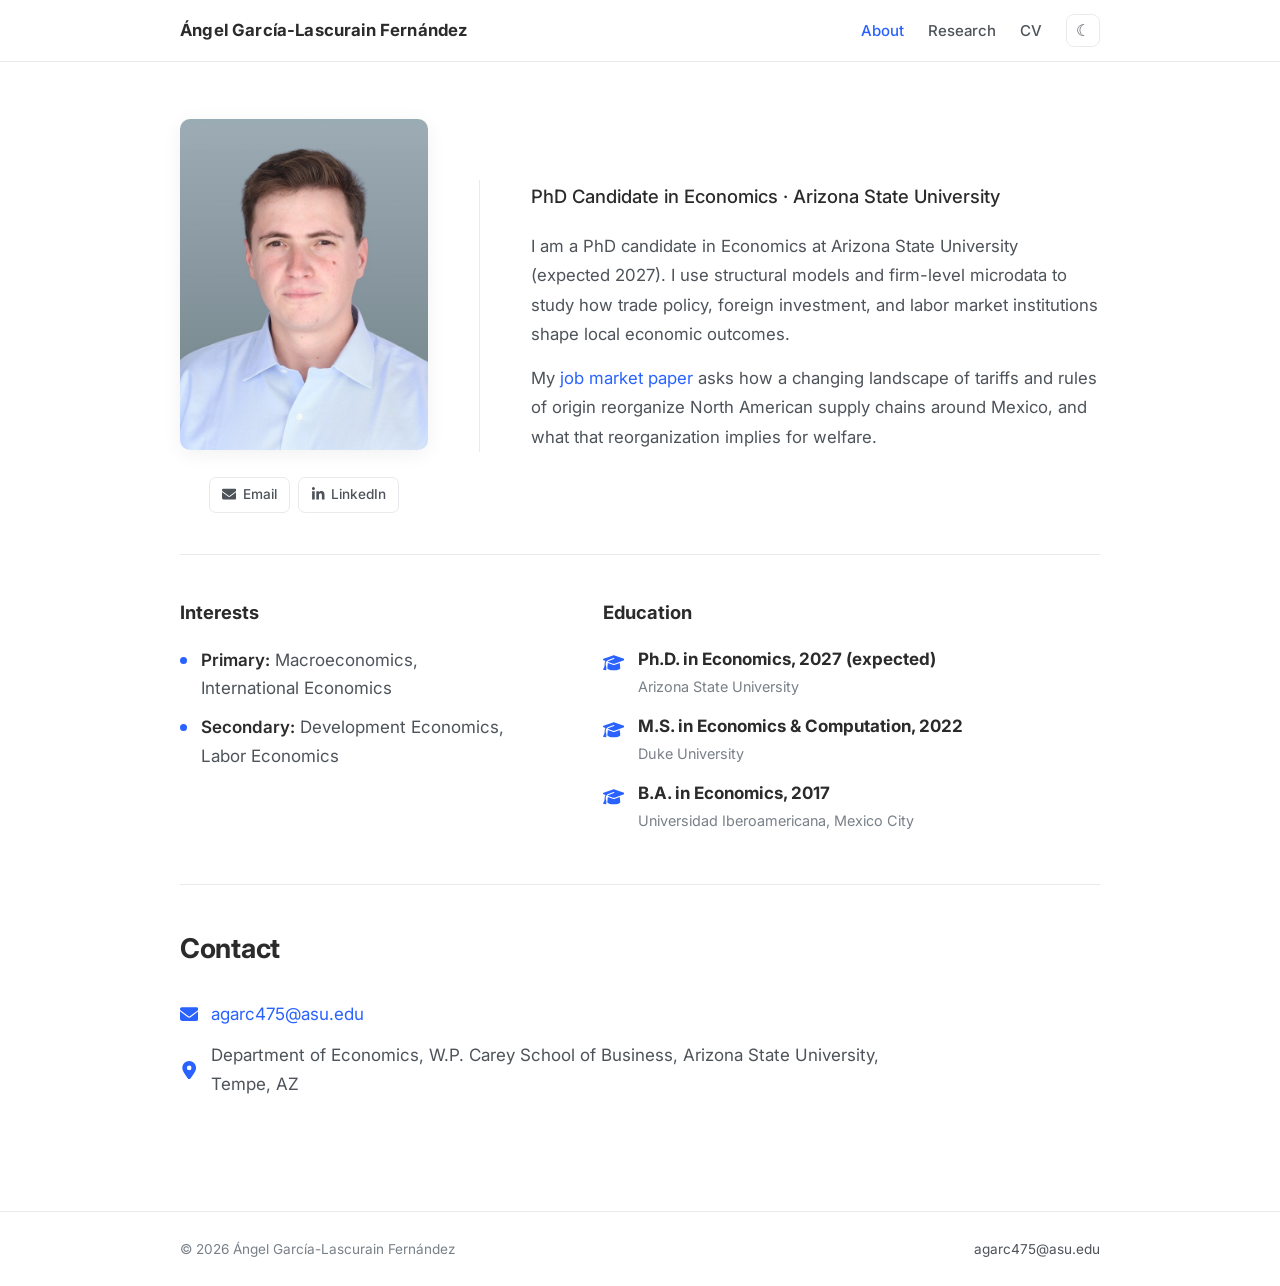
<file: index.html>
<!DOCTYPE html>
<html lang="en">
<head>
<meta charset="utf-8">
<meta name="viewport" content="width=device-width, initial-scale=1">
<title>Ángel García-Lascurain Fernández — Economics PhD Candidate, Arizona State University</title>
<meta name="description" content="Ángel García-Lascurain Fernández is a PhD candidate in Economics at Arizona State University working on macroeconomics, international economics, and development economics.">
<link rel="preconnect" href="https://fonts.googleapis.com">
<link rel="preconnect" href="https://fonts.gstatic.com" crossorigin>
<link href="https://fonts.googleapis.com/css2?family=Inter:wght@400;500;600;700&display=swap" rel="stylesheet">
<link rel="icon" type="image/png" href="assets/asu.png">
<link rel="stylesheet" href="style.css">
<script>
(function(){
  var t;
  try { t = localStorage.getItem("theme"); } catch(e) {}
  if (!t) t = window.matchMedia && window.matchMedia("(prefers-color-scheme: dark)").matches ? "dark" : "light";
  document.documentElement.setAttribute("data-theme", t);
})();
</script>
</head>
<body>

<header>
  <div class="nav-inner">
    <a class="brand" href="index.html">Ángel García-Lascurain Fernández</a>
    <nav>
      <a href="index.html" aria-current="page">About</a>
      <a href="research.html">Research</a>
      <a href="assets/Garcia-Lascurain_CV.pdf" target="_blank" rel="noopener">CV</a>
      <button class="theme-toggle" id="themeToggle" aria-label="Toggle dark mode">☾</button>
    </nav>
  </div>
</header>

<main>

  <section class="intro">

    <aside class="intro-card">
      <img class="profile-photo" src="assets/photo.jpg" alt="Portrait of Ángel García-Lascurain Fernández"
           onerror="this.outerHTML='<div class=&quot;profile-monogram&quot;>ÁG</div>'">
      <div class="intro-links">
        <a href="mailto:agarc475@asu.edu">
          <svg viewBox="0 0 512 512" aria-hidden="true"><path d="M48 64C21.5 64 0 85.5 0 112c0 15.1 7.1 29.3 19.2 38.4L236.8 313.6c11.4 8.5 27 8.5 38.4 0L492.8 150.4c12.1-9.1 19.2-23.3 19.2-38.4c0-26.5-21.5-48-48-48H48zM0 176V384c0 35.3 28.7 64 64 64H448c35.3 0 64-28.7 64-64V176L294.4 339.2c-22.8 17.1-54 17.1-76.8 0L0 176z"/></svg>
          Email
        </a>
        <a href="https://mx.linkedin.com/in/%C3%A1ngel-garc%C3%ADa-lascurain-fern%C3%A1ndez-423668139" target="_blank" rel="noopener">
          <svg viewBox="0 0 448 512" aria-hidden="true"><path d="M100.28 448H7.4V148.9h92.88zM53.79 108.1C24.09 108.1 0 83.5 0 53.8a53.79 53.79 0 0 1 107.58 0c0 29.7-24.1 54.3-53.79 54.3zM447.9 448h-92.68V302.4c0-34.7-.7-79.2-48.29-79.2-48.29 0-55.69 37.7-55.69 76.7V448h-92.78V148.9h89.08v40.8h1.3c12.4-23.5 42.69-48.3 87.88-48.3 94 0 111.28 61.9 111.28 142.3z"/></svg>
          LinkedIn
        </a>
      </div>
    </aside>

    <div class="intro-body">
      <p class="sub">PhD Candidate in Economics &middot; Arizona State University</p>
      <p>I am a PhD candidate in Economics at Arizona State University (expected 2027). I use structural models and firm-level microdata to study how trade policy, foreign investment, and labor market institutions shape local economic outcomes.</p>

      <p> My <a href="assets/Garcia-Lascurain_Tariffs_Rules_of_Origin.pdf" target="_blank" rel="noopener">job market paper</a> asks how a changing landscape of tariffs and rules of origin reorganize North American supply chains around Mexico, and what that reorganization implies for welfare.</p>
    </div>

  </section>

  <section id="background">
    <div class="two-col">
      <div>
        <h3>Interests</h3>
        <ul class="interests">
          <li><strong>Primary:</strong> Macroeconomics, International&nbsp;Economics</li>
          <li><strong>Secondary:</strong> Development&nbsp;Economics, Labor&nbsp;Economics</li>
        </ul>
      </div>
      <div>
        <h3>Education</h3>
        <ul class="edu">
          <li>
            <svg viewBox="0 0 640 512" aria-hidden="true"><path d="M320 32c-8.1 0-16.1 1.4-23.7 4.1L15.8 137.4C6.3 140.9 0 149.9 0 160s6.3 19.1 15.8 22.6l57.9 20.9C57.3 229.3 48 259.8 48 291.9v28.1c0 28.4-10.8 57.7-22.3 80.8c-6.5 13-13.9 25.8-22.5 37.6C0 442.7-.9 448.3 .9 453.4s6 8.9 11.2 10.2l64 16c4.2 1.1 8.7 .3 12.4-2s6.3-6.1 7.1-10.4c8.6-42.8 4.3-81.2-2.1-108.7C90.3 344.3 86 329.8 80 316.5V291.9c0-30.2 10.2-58.7 27.9-81.5c12.9-15.5 29.6-28 49.2-35.7l157-61.7c8.2-3.2 17.5 .8 20.7 9s-.8 17.5-9 20.7l-157 61.7c-12.4 4.9-23.3 12.4-32.2 21.6l159.6 57.6c7.6 2.7 15.6 4.1 23.7 4.1s16.1-1.4 23.7-4.1L624.2 182.6c9.5-3.4 15.8-12.5 15.8-22.6s-6.3-19.1-15.8-22.6L343.7 36.1C336.1 33.4 328.1 32 320 32zM128 408c0 35.3 86 72 192 72s192-36.7 192-72L496.7 262.6 354.5 314c-11.1 4-22.8 6-34.5 6s-23.5-2-34.5-6L143.3 262.6 128 408z"/></svg>
            <div><strong>Ph.D. in Economics, 2027 (expected)</strong><span>Arizona State University</span></div>
          </li>
          <li>
            <svg viewBox="0 0 640 512" aria-hidden="true"><path d="M320 32c-8.1 0-16.1 1.4-23.7 4.1L15.8 137.4C6.3 140.9 0 149.9 0 160s6.3 19.1 15.8 22.6l57.9 20.9C57.3 229.3 48 259.8 48 291.9v28.1c0 28.4-10.8 57.7-22.3 80.8c-6.5 13-13.9 25.8-22.5 37.6C0 442.7-.9 448.3 .9 453.4s6 8.9 11.2 10.2l64 16c4.2 1.1 8.7 .3 12.4-2s6.3-6.1 7.1-10.4c8.6-42.8 4.3-81.2-2.1-108.7C90.3 344.3 86 329.8 80 316.5V291.9c0-30.2 10.2-58.7 27.9-81.5c12.9-15.5 29.6-28 49.2-35.7l157-61.7c8.2-3.2 17.5 .8 20.7 9s-.8 17.5-9 20.7l-157 61.7c-12.4 4.9-23.3 12.4-32.2 21.6l159.6 57.6c7.6 2.7 15.6 4.1 23.7 4.1s16.1-1.4 23.7-4.1L624.2 182.6c9.5-3.4 15.8-12.5 15.8-22.6s-6.3-19.1-15.8-22.6L343.7 36.1C336.1 33.4 328.1 32 320 32zM128 408c0 35.3 86 72 192 72s192-36.7 192-72L496.7 262.6 354.5 314c-11.1 4-22.8 6-34.5 6s-23.5-2-34.5-6L143.3 262.6 128 408z"/></svg>
            <div><strong>M.S. in Economics &amp; Computation, 2022</strong><span>Duke University</span></div>
          </li>
          <li>
            <svg viewBox="0 0 640 512" aria-hidden="true"><path d="M320 32c-8.1 0-16.1 1.4-23.7 4.1L15.8 137.4C6.3 140.9 0 149.9 0 160s6.3 19.1 15.8 22.6l57.9 20.9C57.3 229.3 48 259.8 48 291.9v28.1c0 28.4-10.8 57.7-22.3 80.8c-6.5 13-13.9 25.8-22.5 37.6C0 442.7-.9 448.3 .9 453.4s6 8.9 11.2 10.2l64 16c4.2 1.1 8.7 .3 12.4-2s6.3-6.1 7.1-10.4c8.6-42.8 4.3-81.2-2.1-108.7C90.3 344.3 86 329.8 80 316.5V291.9c0-30.2 10.2-58.7 27.9-81.5c12.9-15.5 29.6-28 49.2-35.7l157-61.7c8.2-3.2 17.5 .8 20.7 9s-.8 17.5-9 20.7l-157 61.7c-12.4 4.9-23.3 12.4-32.2 21.6l159.6 57.6c7.6 2.7 15.6 4.1 23.7 4.1s16.1-1.4 23.7-4.1L624.2 182.6c9.5-3.4 15.8-12.5 15.8-22.6s-6.3-19.1-15.8-22.6L343.7 36.1C336.1 33.4 328.1 32 320 32zM128 408c0 35.3 86 72 192 72s192-36.7 192-72L496.7 262.6 354.5 314c-11.1 4-22.8 6-34.5 6s-23.5-2-34.5-6L143.3 262.6 128 408z"/></svg>
            <div><strong>B.A. in Economics, 2017</strong><span>Universidad Iberoamericana, Mexico City</span></div>
          </li>
        
        </ul>
      </div>
    </div>
  </section>

  <section id="contact">
    <h2>Contact</h2>
    <ul class="contact-list">
      <li>
        <svg viewBox="0 0 512 512" aria-hidden="true"><path d="M48 64C21.5 64 0 85.5 0 112c0 15.1 7.1 29.3 19.2 38.4L236.8 313.6c11.4 8.5 27 8.5 38.4 0L492.8 150.4c12.1-9.1 19.2-23.3 19.2-38.4c0-26.5-21.5-48-48-48H48zM0 176V384c0 35.3 28.7 64 64 64H448c35.3 0 64-28.7 64-64V176L294.4 339.2c-22.8 17.1-54 17.1-76.8 0L0 176z"/></svg>
        <a href="mailto:agarc475@asu.edu">agarc475@asu.edu</a>
      </li>
      <li>
        <svg viewBox="0 0 384 512" aria-hidden="true"><path d="M215.7 499.2C267 435 384 279.4 384 192C384 86 298 0 192 0S0 86 0 192c0 87.4 117 243 168.3 307.2c12.3 15.3 35.1 15.3 47.4 0zM192 128a64 64 0 1 1 0 128 64 64 0 1 1 0-128z"/></svg>
        <span>Department of Economics, W.P. Carey School of Business, Arizona State University, Tempe, AZ</span>
      </li>
    </ul>
  </section>

</main>

<footer>
  <div class="footer-inner">
    <span>© 2026 Ángel García-Lascurain Fernández</span>
    <span><a href="mailto:agarc475@asu.edu">agarc475@asu.edu</a></span>
  </div>
</footer>

<script>
document.getElementById("themeToggle").addEventListener("click", function () {
  var root = document.documentElement;
  var next = root.getAttribute("data-theme") === "dark" ? "light" : "dark";
  root.setAttribute("data-theme", next);
  try { localStorage.setItem("theme", next); } catch (e) {}
});
</script>

</body>
</html>
</file>
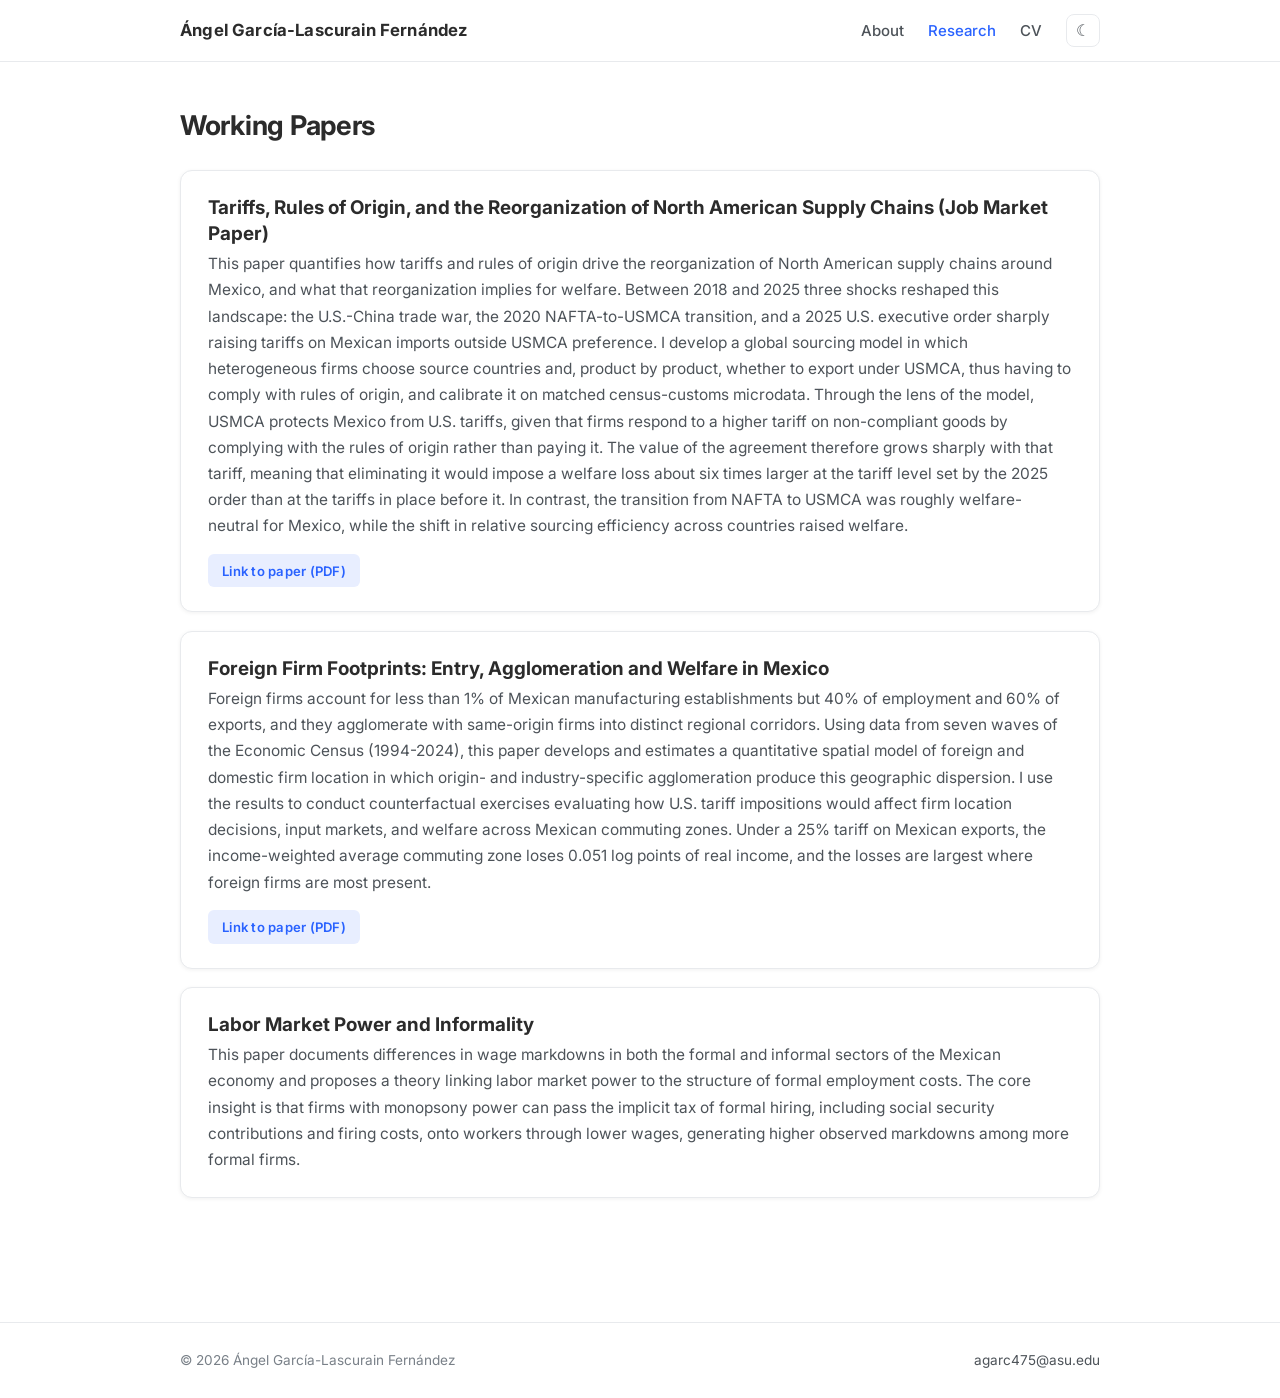
<file: research.html>
<!DOCTYPE html>
<html lang="en">
<head>
<meta charset="utf-8">
<meta name="viewport" content="width=device-width, initial-scale=1">
<title>Research — Ángel García-Lascurain Fernández</title>
<meta name="description" content="Working papers and research by Ángel García-Lascurain Fernández: trade policy, supply chains, firm entry, and labor market informality in Mexico.">
<link rel="preconnect" href="https://fonts.googleapis.com">
<link rel="preconnect" href="https://fonts.gstatic.com" crossorigin>
<link href="https://fonts.googleapis.com/css2?family=Inter:wght@400;500;600;700&display=swap" rel="stylesheet">
<link rel="icon" type="image/png" href="assets/asu.png">
<link rel="stylesheet" href="style.css">
<script>
(function(){
  var t;
  try { t = localStorage.getItem("theme"); } catch(e) {}
  if (!t) t = window.matchMedia && window.matchMedia("(prefers-color-scheme: dark)").matches ? "dark" : "light";
  document.documentElement.setAttribute("data-theme", t);
})();
</script>
</head>
<body>

<header>
  <div class="nav-inner">
    <a class="brand" href="index.html">Ángel García-Lascurain Fernández</a>
    <nav>
      <a href="index.html">About</a>
      <a href="research.html" aria-current="page">Research</a>
      <a href="assets/Garcia-Lascurain_CV.pdf" target="_blank" rel="noopener">CV</a>
      <button class="theme-toggle" id="themeToggle" aria-label="Toggle dark mode">☾</button>
    </nav>
  </div>
</header>

<main>

  <section>
    <h2>Working Papers</h2>

    <div class="card">
      <h3>Tariffs, Rules of Origin, and the Reorganization of North American Supply Chains (Job Market Paper) </h3>
      <p class="abstract">This paper quantifies how tariffs and rules of origin drive the reorganization of North American supply chains around Mexico, and what that reorganization implies for welfare. Between 2018 and 2025 three shocks reshaped this landscape: the U.S.-China trade war, the 2020 NAFTA-to-USMCA transition, and a 2025 U.S. executive order sharply raising tariffs on Mexican imports outside USMCA preference. I develop a global sourcing model in which heterogeneous firms choose source countries and, product by product, whether to export under USMCA, thus having to comply with rules of origin, and calibrate it on matched census-customs microdata. Through the lens of the model, USMCA protects Mexico from U.S. tariffs, given that firms respond to a higher tariff on non-compliant goods by complying with the rules of origin rather than paying it. The value of the agreement therefore grows sharply with that tariff, meaning that eliminating it would impose a welfare loss about six times larger at the tariff level set by the 2025 order than at the tariffs in place before it. In contrast, the transition from NAFTA to USMCA was roughly welfare-neutral for Mexico, while the shift in relative sourcing efficiency across countries raised welfare.</p>
      <div class="links"><a href="assets/Garcia-Lascurain_Tariffs_Rules_of_Origin.pdf" target="_blank" rel="noopener">Link to paper (PDF)</a></div>
    </div>

    <div class="card">
      <h3>Foreign Firm Footprints: Entry, Agglomeration and Welfare in Mexico</h3>
      <p class="abstract">Foreign firms account for less than 1% of Mexican manufacturing establishments but 40% of employment and 60% of exports, and they agglomerate with same-origin firms into distinct regional corridors. Using data from seven waves of the Economic Census (1994-2024), this paper develops and estimates a quantitative spatial model of foreign and domestic firm location in which origin- and industry-specific agglomeration produce this geographic dispersion. I use the results to conduct counterfactual exercises evaluating how U.S. tariff impositions would affect firm location decisions, input markets, and welfare across Mexican commuting zones. Under a 25% tariff on Mexican exports, the income-weighted average commuting zone loses 0.051 log points of real income, and the losses are largest where foreign firms are most present.</p>
      <div class="links"><a href="assets/Garcia-Lascurain_Foreign_Firm_Footprints.pdf" target="_blank" rel="noopener">Link to paper (PDF)</a></div>
    </div>

    <div class="card">
      <h3>Labor Market Power and Informality</h3>
      <p class="abstract">This paper documents differences in wage markdowns in both the formal and informal sectors of the Mexican economy and proposes a theory linking labor market power to the structure of formal employment costs. The core insight is that firms with monopsony power can pass the implicit tax of formal hiring, including social security contributions and firing costs, onto workers through lower wages, generating higher observed markdowns among more formal firms.</p>
    </div>

  </section>

</main>

<footer>
  <div class="footer-inner">
    <span>© 2026 Ángel García-Lascurain Fernández</span>
    <span><a href="mailto:agarc475@asu.edu">agarc475@asu.edu</a></span>
  </div>
</footer>

<script>
document.getElementById("themeToggle").addEventListener("click", function () {
  var root = document.documentElement;
  var next = root.getAttribute("data-theme") === "dark" ? "light" : "dark";
  root.setAttribute("data-theme", next);
  try { localStorage.setItem("theme", next); } catch (e) {}
});
</script>

</body>
</html>
</file>
<file: style.css>
/* ===================================================================
   Ángel García-Lascurain Fernández — academic site
   Two-column intro (portrait beside bio), blue accent,
   interests/education columns, light & dark modes.
   =================================================================== */

:root {
  --bg: #ffffff;
  --surface: #ffffff;
  --surface-2: #f7f8fa;
  --ink: #2b2b2b;
  --ink-soft: #4d5359;
  --ink-faint: #798088;
  --accent: #2962ff;
  --accent-soft: #e8eeff;
  --rule: #e8eaed;
  --shadow: rgba(0, 0, 0, 0.06);
  --max: 60rem;
  --narrow: 46rem;
  --sans: "Inter", -apple-system, BlinkMacSystemFont, "Segoe UI", Roboto, sans-serif;
}

[data-theme="dark"] {
  --bg: #14161a;
  --surface: #1b1e24;
  --surface-2: #202430;
  --ink: #e8eaed;
  --ink-soft: #b4bac2;
  --ink-faint: #848b94;
  --accent: #6b93ff;
  --accent-soft: #202b4a;
  --rule: #2a2e36;
  --shadow: rgba(0, 0, 0, 0.35);
}

* { box-sizing: border-box; margin: 0; padding: 0; }

.visually-hidden {
  position: absolute;
  width: 1px;
  height: 1px;
  padding: 0;
  margin: -1px;
  overflow: hidden;
  clip: rect(0 0 0 0);
  white-space: nowrap;
  border: 0;
}

html { scroll-behavior: smooth; }

body {
  font-family: var(--sans);
  font-size: 1.0625rem;
  line-height: 1.7;
  color: var(--ink);
  background: var(--bg);
  -webkit-font-smoothing: antialiased;
  transition: background 200ms, color 200ms;
}

/* ---------- header / nav ---------- */

header {
  position: sticky;
  top: 0;
  z-index: 10;
  background: color-mix(in srgb, var(--bg) 90%, transparent);
  backdrop-filter: blur(10px);
  border-bottom: 1px solid var(--rule);
}

.nav-inner {
  max-width: var(--max);
  margin: 0 auto;
  padding: 0.85rem 1.25rem;
  display: flex;
  align-items: center;
  justify-content: space-between;
  gap: 1rem;
  flex-wrap: wrap;
}

.brand {
  font-size: 1.05rem;
  font-weight: 700;
  color: var(--ink);
  text-decoration: none;
  letter-spacing: 0.01em;
}

nav { display: flex; align-items: center; }

nav a {
  color: var(--ink-soft);
  text-decoration: none;
  font-size: 0.9375rem;
  font-weight: 500;
  margin-left: 1.5rem;
  transition: color 120ms;
}

nav a:hover { color: var(--accent); }

nav a[aria-current="page"] { color: var(--accent); }

.theme-toggle {
  margin-left: 1.5rem;
  background: none;
  border: 1px solid var(--rule);
  border-radius: 8px;
  width: 2.1rem;
  height: 2.1rem;
  display: inline-flex;
  align-items: center;
  justify-content: center;
  cursor: pointer;
  color: var(--ink-soft);
  font-size: 1rem;
  transition: color 120ms, border-color 120ms;
}

.theme-toggle:hover { color: var(--accent); border-color: var(--accent); }

/* ---------- intro (photo beside bio) ---------- */

.intro {
  display: grid;
  grid-template-columns: 15.5rem 1fr;
  gap: 3.2rem;
  align-items: center;
  padding-top: 3.6rem;
}

.intro-card { text-align: center; }

.profile-photo, .profile-monogram {
  width: 100%;
  max-width: 15.5rem;
  aspect-ratio: 3 / 4;
  object-fit: cover;
  border-radius: 10px;
  box-shadow: 0 4px 20px var(--shadow);
  margin-bottom: 1.1rem;
}

.profile-monogram {
  display: inline-flex;
  align-items: center;
  justify-content: center;
  font-size: 3.4rem;
  font-weight: 600;
  color: var(--accent);
  background: linear-gradient(135deg, var(--accent-soft), var(--surface-2));
  border: 1px solid var(--rule);
}

.intro-body .sub {
  font-size: 1.15rem;
  font-weight: 500;
  color: var(--ink);
  margin-bottom: 1.25rem;
}

.intro-body .sub a { color: var(--accent); text-decoration: none; }
.intro-body .sub a:hover { text-decoration: underline; }

.intro-links {
  display: flex;
  justify-content: center;
  flex-wrap: wrap;
  gap: 0.5rem;
  margin-top: 0;
}

.intro-links a {
  display: inline-flex;
  align-items: center;
  gap: 0.4rem;
  font-size: 0.85rem;
  font-weight: 500;
  color: var(--ink-soft);
  border: 1px solid var(--rule);
  border-radius: 7px;
  padding: 0.34rem 0.75rem;
  text-decoration: none;
  transition: color 120ms, border-color 120ms;
}

.intro-links a:hover { color: var(--accent); border-color: var(--accent); }

.intro-links svg { width: 0.9rem; height: 0.9rem; fill: currentColor; }

.intro-body {
  color: var(--ink-soft);
  border-left: 1px solid var(--rule);
  padding-left: 3.2rem;
  font-size: 1.05rem;
  line-height: 1.75;
}

.intro-body strong { color: var(--ink); }
.intro-body a { color: var(--accent); text-decoration: none; }
.intro-body a:hover { text-decoration: underline; }

/* ---------- layout ---------- */

main { max-width: var(--max); margin: 0 auto; padding: 0 1.25rem 4rem; }

section { padding: 2.6rem 0; border-top: 1px solid var(--rule); }

section:first-of-type { border-top: none; }

h2 {
  font-size: 1.7rem;
  font-weight: 700;
  letter-spacing: -0.01em;
  margin-bottom: 1.3rem;
}

.prose { color: var(--ink-soft); max-width: var(--narrow); }
.prose strong { color: var(--ink); }
p + p { margin-top: 0.9rem; }

a.inline { color: var(--accent); text-decoration: none; }
a.inline:hover { text-decoration: underline; }

/* ---------- interests / education columns ---------- */

#background .two-col { margin-top: 0; }

.two-col {
  display: grid;
  grid-template-columns: 1fr 1.3fr;
  gap: 2.5rem;
  margin-top: 2rem;
}

.two-col h3 {
  font-size: 1.15rem;
  font-weight: 700;
  margin-bottom: 0.8rem;
}

.interests { list-style: none; }

.interests li {
  color: var(--ink-soft);
  padding: 0.3rem 0 0.3rem 1.3rem;
  position: relative;
}

.interests strong { color: var(--ink); font-weight: 600; }

.interests li::before {
  content: "";
  position: absolute;
  left: 0;
  top: 0.95em;
  width: 0.45rem;
  height: 0.45rem;
  border-radius: 50%;
  background: var(--accent);
}

.edu { list-style: none; }

.edu li {
  display: flex;
  gap: 0.85rem;
  padding: 0.45rem 0;
  align-items: flex-start;
}

.edu svg {
  flex: 0 0 auto;
  width: 1.35rem;
  height: 1.35rem;
  fill: var(--accent);
  margin-top: 0.25rem;
}

.edu strong { display: block; line-height: 1.4; }

.edu span { color: var(--ink-faint); font-size: 0.9rem; }

/* ---------- paper cards ---------- */

.card {
  background: var(--surface);
  border: 1px solid var(--rule);
  border-radius: 12px;
  padding: 1.5rem 1.7rem;
  margin-bottom: 1.15rem;
  box-shadow: 0 1px 4px var(--shadow);
  transition: box-shadow 140ms, border-color 140ms;
}

.card:hover { box-shadow: 0 4px 14px var(--shadow); }

.card h3 {
  font-size: 1.18rem;
  font-weight: 700;
  line-height: 1.35;
  margin-bottom: 0.3rem;
}

.card h3 a { color: var(--ink); text-decoration: none; }
.card h3 a:hover { color: var(--accent); }

.card .meta { font-size: 0.875rem; color: var(--ink-faint); margin-bottom: 0.65rem; }
.card .meta .co { color: var(--accent); }

.card p.abstract { color: var(--ink-soft); font-size: 0.965rem; }

.card .links { margin-top: 0.9rem; display: flex; flex-wrap: wrap; gap: 0.6rem; }

.card .links a, .btn {
  display: inline-block;
  font-size: 0.82rem;
  font-weight: 600;
  letter-spacing: 0.02em;
  color: var(--accent);
  background: var(--accent-soft);
  border: 1px solid transparent;
  border-radius: 6px;
  padding: 0.28rem 0.8rem;
  text-decoration: none;
  transition: background 120ms, color 120ms;
}

.card .links a:hover, .btn:hover { background: var(--accent); color: #fff; }

.btn-primary {
  font-size: 0.95rem;
  padding: 0.6rem 1.4rem;
  color: #fff;
  background: var(--accent);
  border-radius: 8px;
}

.btn-primary:hover { filter: brightness(1.1); background: var(--accent); }

/* ---------- experience / cv entries ---------- */

.cv-entry {
  display: grid;
  grid-template-columns: 8.5rem 1fr;
  gap: 1.2rem;
  padding: 0.8rem 0;
  border-bottom: 1px solid var(--rule);
  max-width: var(--narrow);
}

.cv-entry:last-child { border-bottom: none; }

.cv-entry .when { color: var(--ink-faint); font-size: 0.875rem; padding-top: 0.2rem; }

.cv-entry .what strong { display: block; }

.cv-entry .what span { color: var(--ink-soft); font-size: 0.95rem; }

/* ---------- contact ---------- */

.contact-list { list-style: none; max-width: var(--narrow); }

.contact-list li {
  display: flex;
  align-items: center;
  gap: 0.8rem;
  padding: 0.4rem 0;
  color: var(--ink-soft);
}

.contact-list svg { width: 1.15rem; height: 1.15rem; fill: var(--accent); flex: 0 0 auto; }

.contact-list a { color: var(--accent); text-decoration: none; }
.contact-list a:hover { text-decoration: underline; }

/* ---------- footer ---------- */

footer { border-top: 1px solid var(--rule); }

.footer-inner {
  max-width: var(--max);
  margin: 0 auto;
  padding: 1.6rem 1.25rem;
  font-size: 0.85rem;
  color: var(--ink-faint);
  display: flex;
  justify-content: space-between;
  flex-wrap: wrap;
  gap: 0.5rem;
}

.footer-inner a { color: var(--ink-soft); text-decoration: none; }
.footer-inner a:hover { color: var(--accent); }

/* ---------- responsive ---------- */

@media (max-width: 860px) {
  .intro { grid-template-columns: 1fr; gap: 2rem; padding-top: 2.6rem; }
  .intro-body { border-left: none; padding-left: 0; }
  .profile-photo, .profile-monogram { max-width: 13rem; }
}

@media (max-width: 680px) {
  .two-col { grid-template-columns: 1fr; gap: 1.8rem; }
  .cv-entry { grid-template-columns: 1fr; gap: 0.1rem; }
  nav a { margin-left: 1rem; }
  .theme-toggle { margin-left: 1rem; }
}
</file>
